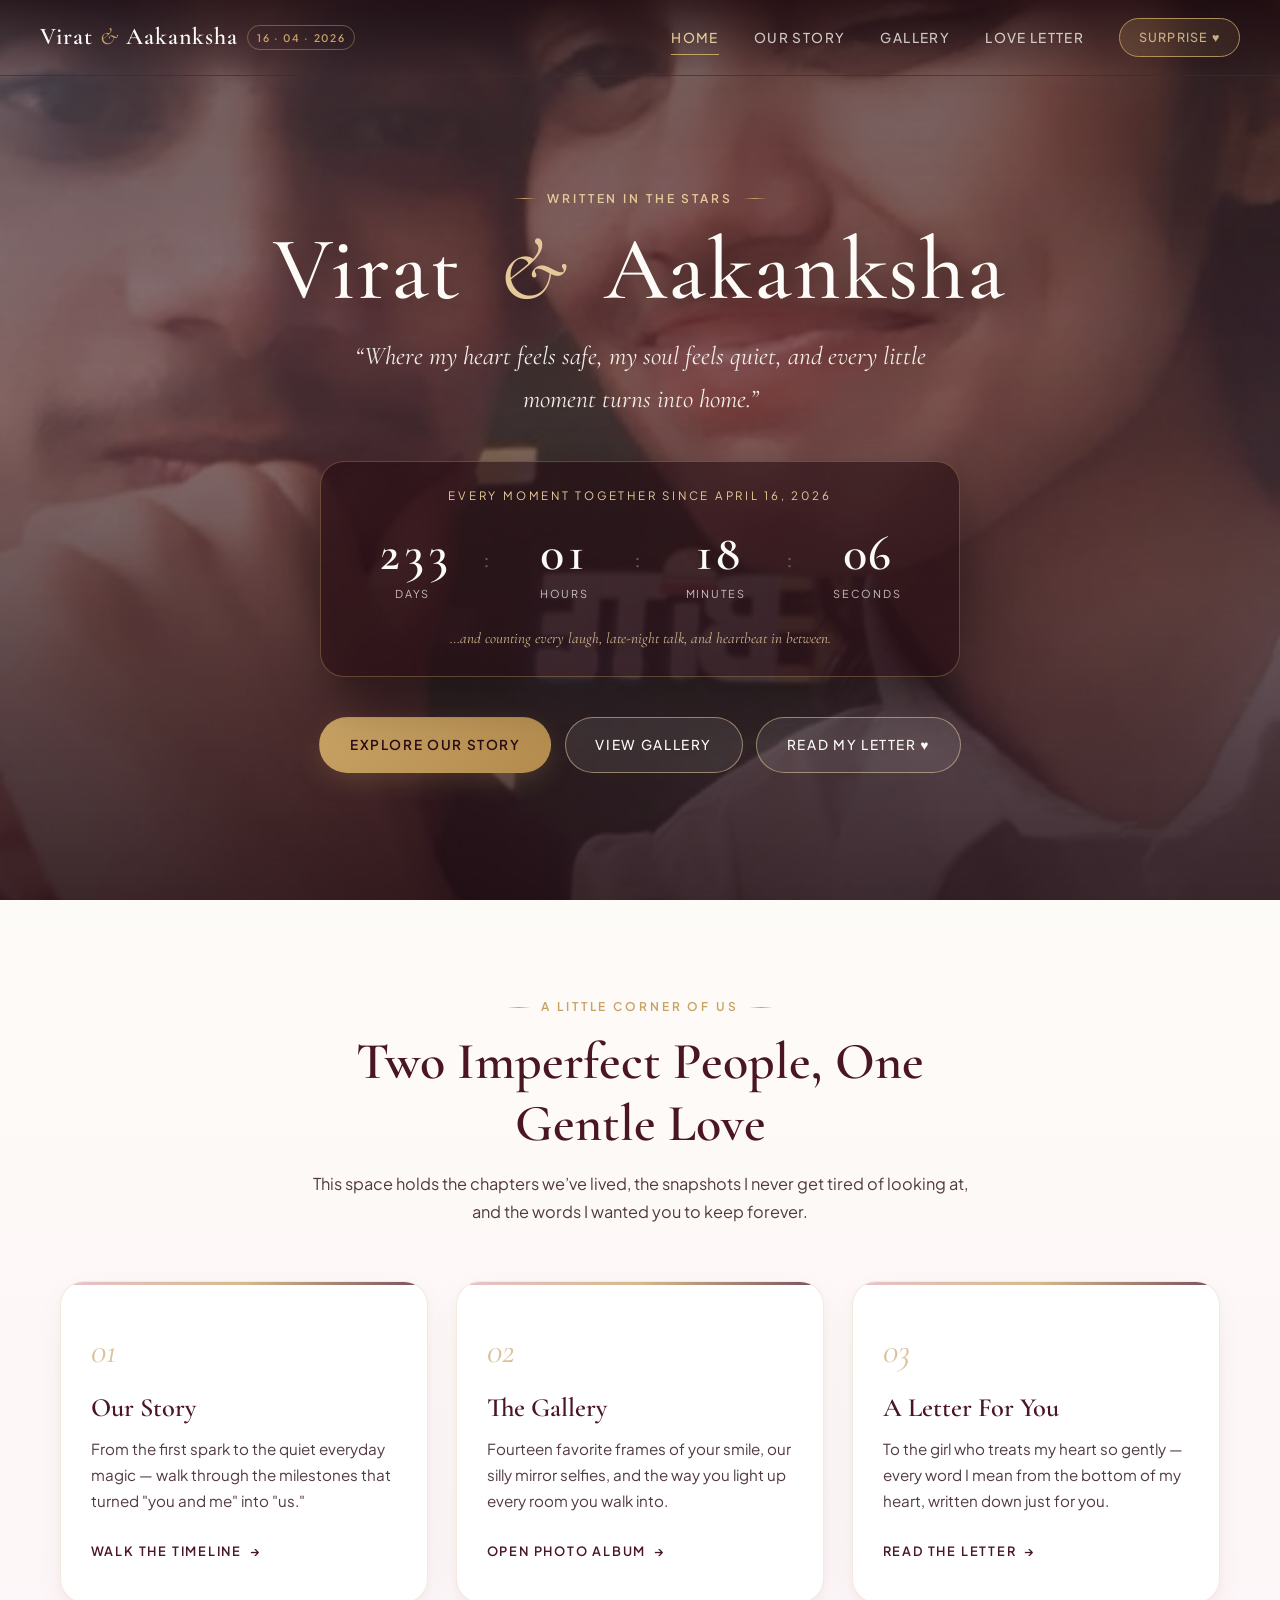
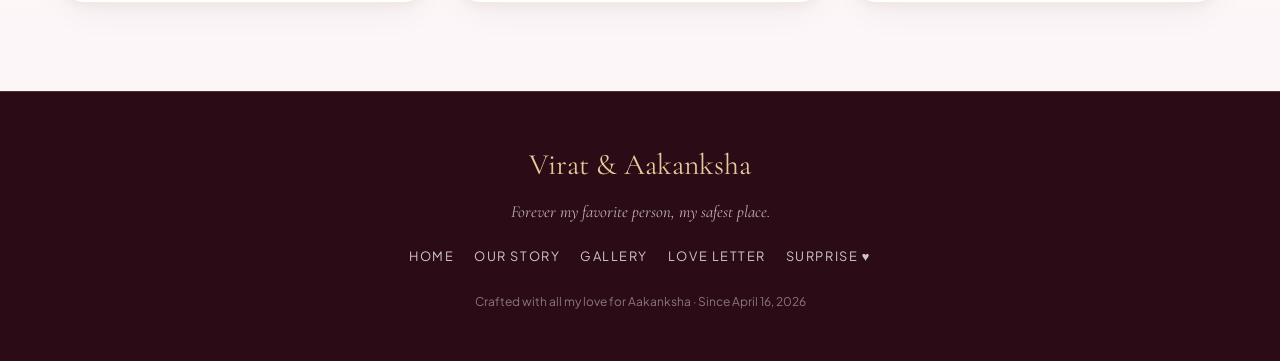
<file: index.html>
<!DOCTYPE html>
<html lang="en">
<head>
  <meta charset="UTF-8" />
  <meta name="viewport" content="width=device-width, initial-scale=1.0" />
  <title>Virat &amp; Aakanksha — Forever &amp; Always</title>
  <meta name="description" content="A love story written in quiet moments, shared laughter, and gentle hearts — Virat & Aakanksha." />

  <!-- Google Fonts -->
  <link rel="preconnect" href="https://fonts.googleapis.com" />
  <link rel="preconnect" href="https://fonts.gstatic.com" crossorigin />
  <link href="https://fonts.googleapis.com/css2?family=Cormorant+Garamond:ital,wght@0,400;0,500;0,600;0,700;1,400;1,600&family=Plus+Jakarta+Sans:wght@300;400;500;600&display=swap" rel="stylesheet" />

  <link rel="stylesheet" href="css/style.css" />
</head>
<body>
  <!-- Smooth Page Transition Curtain -->
  <div class="page-transition-overlay" aria-hidden="true">
    <span class="page-transition-monogram">V &amp; A</span>
  </div>

  <!-- Shared Header / Navbar -->
  <header class="site-header header-transparent">
    <div class="nav-container">
      <a href="index.html" class="brand-logo" aria-label="Virat and Aakanksha Home">
        <span>Virat <span class="amp">&amp;</span> Aakanksha</span>
        <span class="brand-date-pill">16 · 04 · 2026</span>
      </a>

      <button class="nav-toggle" aria-label="Toggle navigation menu" aria-expanded="false">
        <span class="nav-toggle-bar"></span>
        <span class="nav-toggle-bar"></span>
        <span class="nav-toggle-bar"></span>
      </button>

      <nav class="nav-menu" aria-label="Primary Navigation">
        <a href="index.html" class="nav-link active">Home</a>
        <a href="story.html" class="nav-link">Our Story</a>
        <a href="gallery.html" class="nav-link">Gallery</a>
        <a href="letter.html" class="nav-link">Love Letter</a>
        <a href="surprise.html" class="nav-link nav-link-surprise">Surprise ♥</a>
      </nav>
    </div>
  </header>

  <!-- Full-Screen Hero Section -->
  <main>
    <section class="hero-section">
      <div class="hero-bg" role="img" aria-label="Virat and Aakanksha couple portrait"></div>
      <div class="hero-overlay"></div>

      <div class="hero-content">
        <span class="eyebrow" style="color: var(--gold-light);">Written in the Stars</span>

        <h1 class="hero-names">
          Virat <span class="amp">&amp;</span> Aakanksha
        </h1>

        <p class="hero-tagline">
          “Where my heart feels safe, my soul feels quiet, and every little moment turns into home.”
        </p>

        <!-- Live Days Together Counter -->
        <div class="counter-wrapper" aria-live="polite">
          <span class="counter-label">Every Moment Together Since April 16, 2026</span>
          <div class="counter-grid">
            <div class="counter-item">
              <span class="counter-value" id="counter-days">0</span>
              <span class="counter-unit">Days</span>
            </div>
            <div class="counter-item">
              <span class="counter-value" id="counter-hours">00</span>
              <span class="counter-unit">Hours</span>
            </div>
            <div class="counter-item">
              <span class="counter-value" id="counter-minutes">00</span>
              <span class="counter-unit">Minutes</span>
            </div>
            <div class="counter-item">
              <span class="counter-value" id="counter-seconds">00</span>
              <span class="counter-unit">Seconds</span>
            </div>
          </div>
          <p class="counter-since">…and counting every laugh, late-night talk, and heartbeat in between.</p>
        </div>

        <!-- Hero CTA Buttons -->
        <div class="hero-actions">
          <a href="story.html" class="btn btn-gold">Explore Our Story</a>
          <a href="gallery.html" class="btn btn-outline-light">View Gallery</a>
          <a href="letter.html" class="btn btn-outline-light">Read My Letter ♥</a>
        </div>
      </div>
    </section>

    <!-- Romantic Teaser Section -->
    <section class="home-teaser">
      <div class="container">
        <div class="section-header reveal-on-scroll">
          <span class="eyebrow">A Little Corner of Us</span>
          <h2 class="section-title">Two Imperfect People, One Gentle Love</h2>
          <p class="section-subtitle">
            This space holds the chapters we’ve lived, the snapshots I never get tired of looking at, and the words I wanted you to keep forever.
          </p>
        </div>

        <div class="teaser-grid">
          <article class="teaser-card reveal-on-scroll">
            <div>
              <div class="teaser-number">01</div>
              <h3>Our Story</h3>
              <p>
                From the first spark to the quiet everyday magic — walk through the milestones that turned "you and me" into "us."
              </p>
            </div>
            <a href="story.html" class="teaser-link">
              Walk the Timeline <span>→</span>
            </a>
          </article>

          <article class="teaser-card reveal-on-scroll">
            <div>
              <div class="teaser-number">02</div>
              <h3>The Gallery</h3>
              <p>
                Fourteen favorite frames of your smile, our silly mirror selfies, and the way you light up every room you walk into.
              </p>
            </div>
            <a href="gallery.html" class="teaser-link">
              Open Photo Album <span>→</span>
            </a>
          </article>

          <article class="teaser-card reveal-on-scroll">
            <div>
              <div class="teaser-number">03</div>
              <h3>A Letter For You</h3>
              <p>
                To the girl who treats my heart so gently — every word I mean from the bottom of my heart, written down just for you.
              </p>
            </div>
            <a href="letter.html" class="teaser-link">
              Read the Letter <span>→</span>
            </a>
          </article>
        </div>
      </div>
    </section>
  </main>

  <!-- Shared Footer -->
  <footer class="site-footer">
    <div class="container">
      <div class="footer-monogram">Virat &amp; Aakanksha</div>
      <p class="footer-tagline">Forever my favorite person, my safest place.</p>
      <div class="footer-links">
        <a href="index.html">Home</a>
        <a href="story.html">Our Story</a>
        <a href="gallery.html">Gallery</a>
        <a href="letter.html">Love Letter</a>
        <a href="surprise.html">Surprise ♥</a>
      </div>
      <p class="footer-copy">Crafted with all my love for Aakanksha · Since April 16, 2026</p>
    </div>
  </footer>

  <script src="js/main.js"></script>
</body>
</html>
</file>
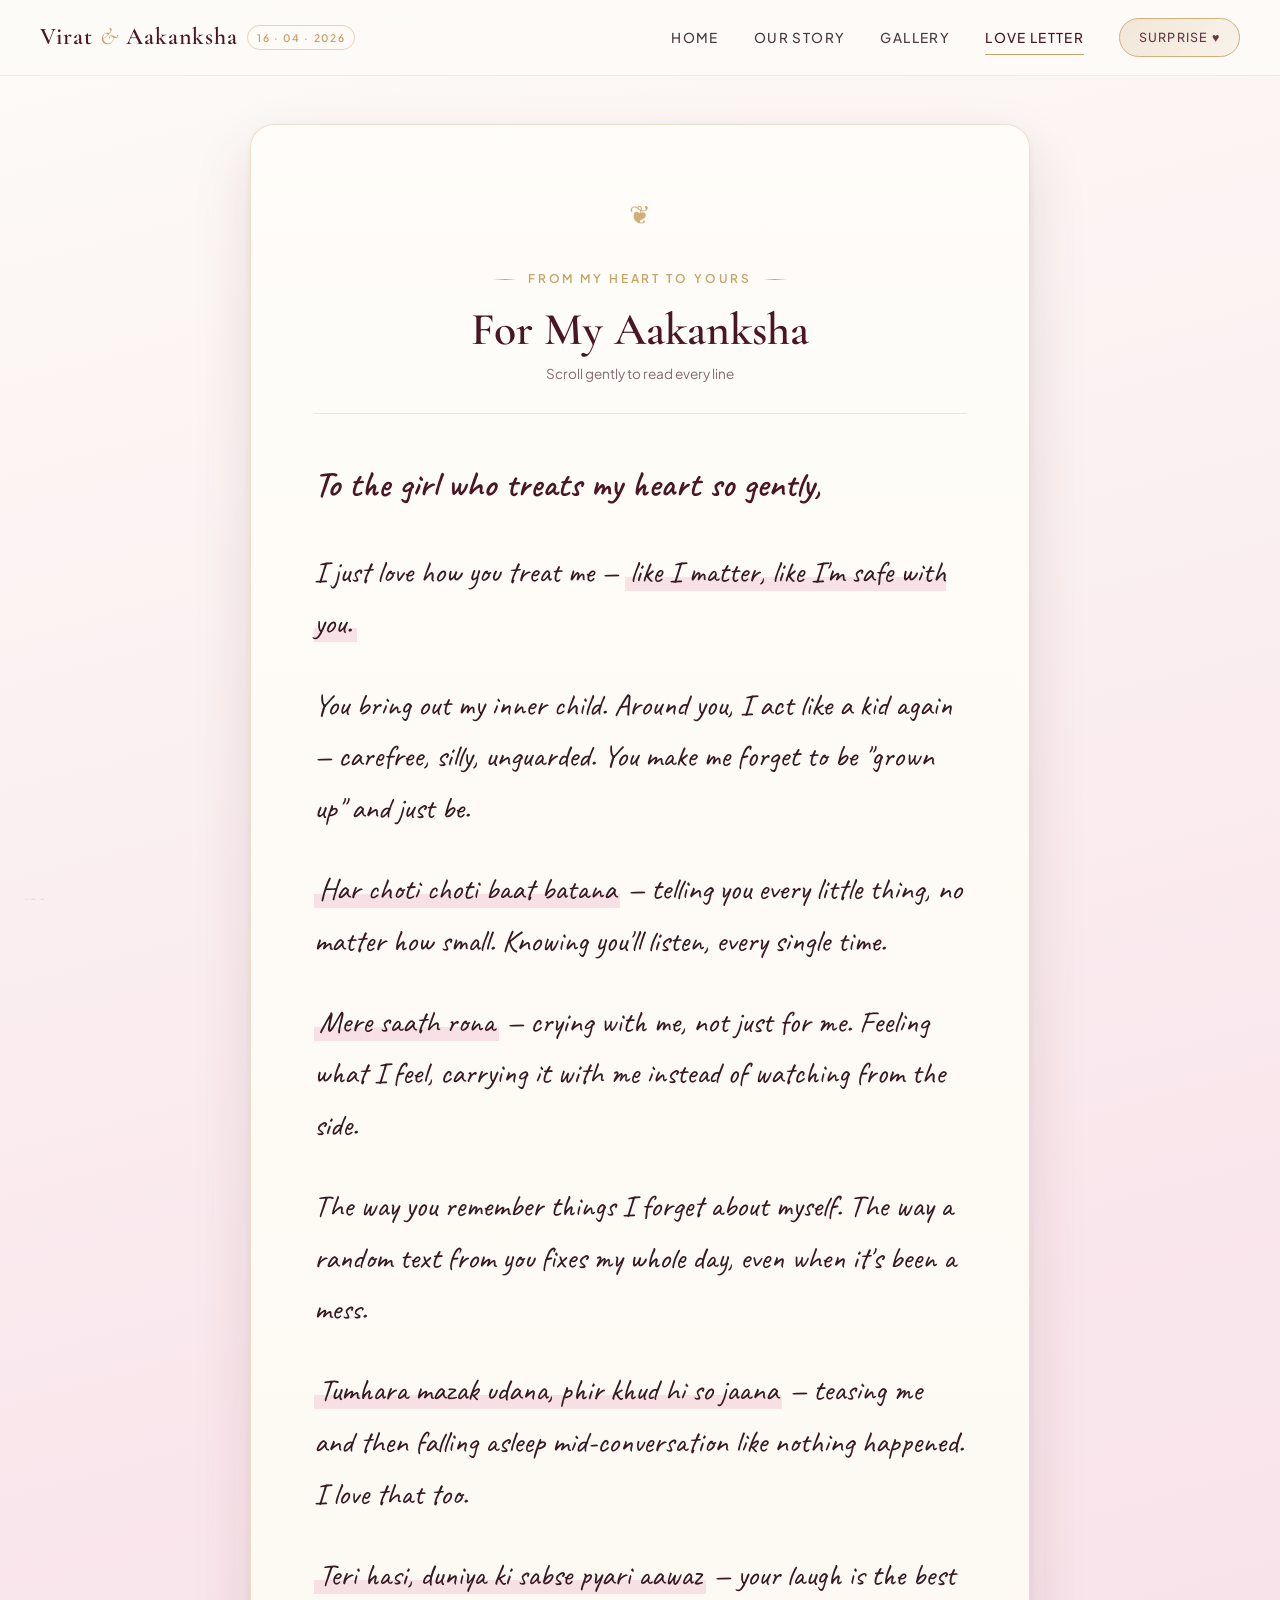
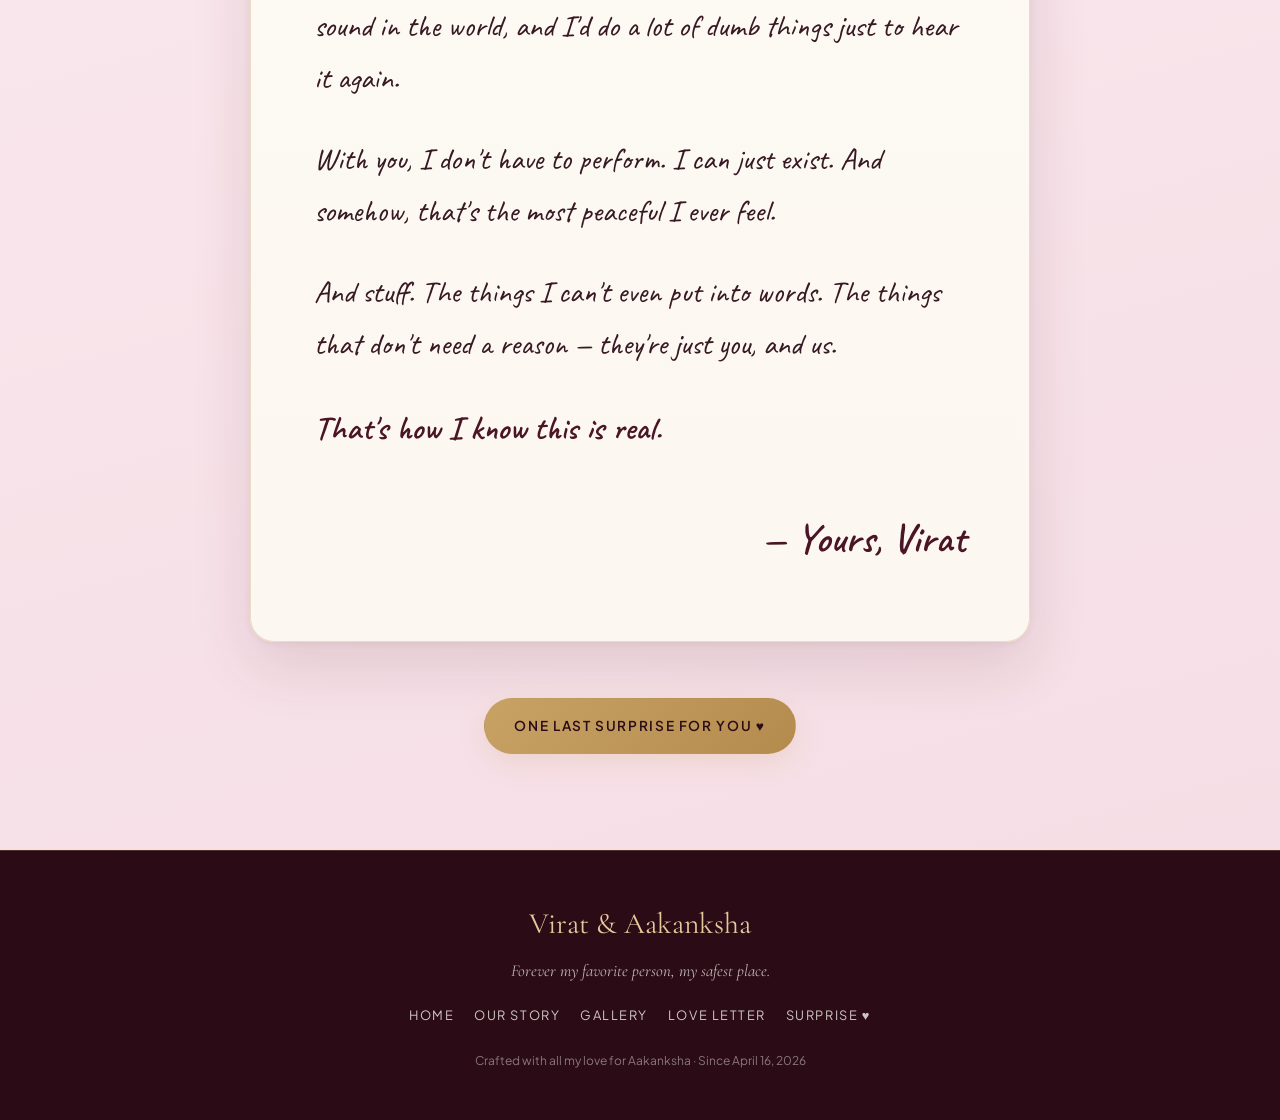
<file: letter.html>
<!DOCTYPE html>
<html lang="en">
<head>
  <meta charset="UTF-8" />
  <meta name="viewport" content="width=device-width, initial-scale=1.0" />
  <title>Love Letter — Virat &amp; Aakanksha</title>
  <meta name="description" content="A handwritten love letter from Virat to Aakanksha — To the girl who treats my heart so gently." />

  <!-- Google Fonts (Including Caveat handwritten font exclusively for the letter) -->
  <link rel="preconnect" href="https://fonts.googleapis.com" />
  <link rel="preconnect" href="https://fonts.gstatic.com" crossorigin />
  <link href="https://fonts.googleapis.com/css2?family=Caveat:wght@500;600;700&family=Cormorant+Garamond:ital,wght@0,400;0,500;0,600;0,700;1,400;1,600&family=Plus+Jakarta+Sans:wght@300;400;500;600&display=swap" rel="stylesheet" />

  <link rel="stylesheet" href="css/style.css" />
</head>
<body class="letter-page-body">
  <!-- Smooth Page Transition Curtain -->
  <div class="page-transition-overlay" aria-hidden="true">
    <span class="page-transition-monogram">V &amp; A</span>
  </div>

  <!-- Subtle Floating Hearts Background -->
  <div class="floating-hearts-bg" id="floating-hearts-bg" aria-hidden="true"></div>

  <!-- Shared Header / Navbar -->
  <header class="site-header">
    <div class="nav-container">
      <a href="index.html" class="brand-logo">
        <span>Virat <span class="amp">&amp;</span> Aakanksha</span>
        <span class="brand-date-pill">16 · 04 · 2026</span>
      </a>

      <button class="nav-toggle" aria-label="Toggle navigation menu" aria-expanded="false">
        <span class="nav-toggle-bar"></span>
        <span class="nav-toggle-bar"></span>
        <span class="nav-toggle-bar"></span>
      </button>

      <nav class="nav-menu" aria-label="Primary Navigation">
        <a href="index.html" class="nav-link">Home</a>
        <a href="story.html" class="nav-link">Our Story</a>
        <a href="gallery.html" class="nav-link">Gallery</a>
        <a href="letter.html" class="nav-link active">Love Letter</a>
        <a href="surprise.html" class="nav-link nav-link-surprise">Surprise ♥</a>
      </nav>
    </div>
  </header>

  <main>
    <section class="letter-section">
      <div class="container">
        <article class="letter-paper" aria-label="Love Letter to Aakanksha">
          <div class="letter-header-meta">
            <span class="eyebrow">From My Heart to Yours</span>
            <h1 class="serif-heading" style="font-size: clamp(2rem, 4.5vw, 2.85rem);">For My Aakanksha</h1>
            <p style="font-size: 0.85rem; color: var(--text-muted); margin-top: 0.35rem;">
              Scroll gently to read every line
            </p>
          </div>

          <div class="letter-content">
            <p class="letter-paragraph letter-salutation">
              To the girl who treats my heart so gently,
            </p>

            <p class="letter-paragraph">
              I just love how you treat me — <span class="letter-highlight">like I matter, like I'm safe with you.</span>
            </p>

            <p class="letter-paragraph">
              You bring out my inner child. Around you, I act like a kid again — carefree, silly, unguarded. You make me forget to be "grown up" and just be.
            </p>

            <p class="letter-paragraph">
              <span class="letter-highlight">Har choti choti baat batana</span> — telling you every little thing, no matter how small. Knowing you'll listen, every single time.
            </p>

            <p class="letter-paragraph">
              <span class="letter-highlight">Mere saath rona</span> — crying with me, not just for me. Feeling what I feel, carrying it with me instead of watching from the side.
            </p>

            <p class="letter-paragraph">
              The way you remember things I forget about myself. The way a random text from you fixes my whole day, even when it's been a mess.
            </p>

            <p class="letter-paragraph">
              <span class="letter-highlight">Tumhara mazak udana, phir khud hi so jaana</span> — teasing me and then falling asleep mid-conversation like nothing happened. I love that too.
            </p>

            <p class="letter-paragraph">
              <span class="letter-highlight">Teri hasi, duniya ki sabse pyari aawaz</span> — your laugh is the best sound in the world, and I'd do a lot of dumb things just to hear it again.
            </p>

            <p class="letter-paragraph">
              With you, I don't have to perform. I can just exist. And somehow, that's the most peaceful I ever feel.
            </p>

            <p class="letter-paragraph">
              And stuff. The things I can't even put into words. The things that don't need a reason — they're just you, and us.
            </p>

            <p class="letter-paragraph letter-closing-line">
              That's how I know this is real.
            </p>

            <div class="letter-signature">
              — Yours, Virat
            </div>
          </div>
        </article>

        <!-- Next Page CTA -->
        <div class="reveal-on-scroll" style="text-align: center; margin-top: 3.5rem;">
          <a href="surprise.html" class="btn btn-gold">One Last Surprise For You ♥</a>
        </div>
      </div>
    </section>
  </main>

  <!-- Shared Footer -->
  <footer class="site-footer">
    <div class="container">
      <div class="footer-monogram">Virat &amp; Aakanksha</div>
      <p class="footer-tagline">Forever my favorite person, my safest place.</p>
      <div class="footer-links">
        <a href="index.html">Home</a>
        <a href="story.html">Our Story</a>
        <a href="gallery.html">Gallery</a>
        <a href="letter.html">Love Letter</a>
        <a href="surprise.html">Surprise ♥</a>
      </div>
      <p class="footer-copy">Crafted with all my love for Aakanksha · Since April 16, 2026</p>
    </div>
  </footer>

  <script src="js/main.js"></script>
</body>
</html>
</file>
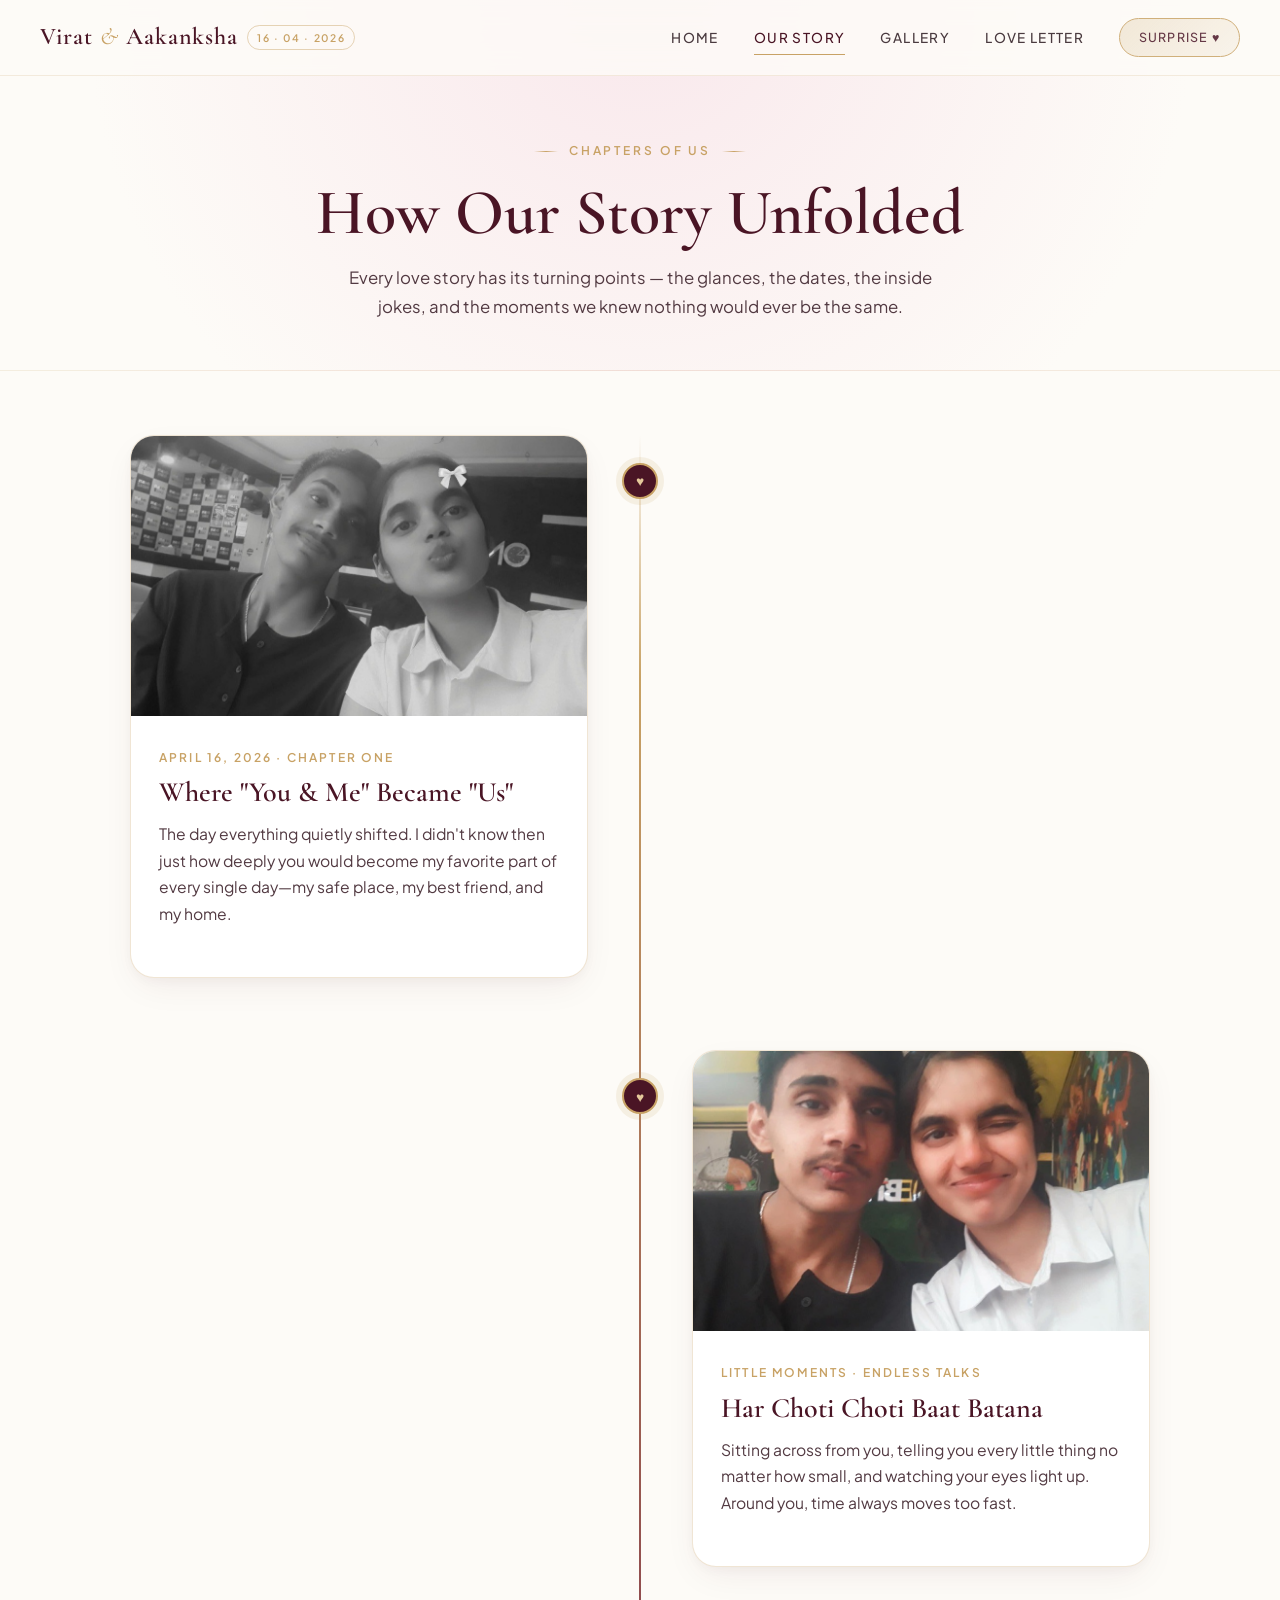
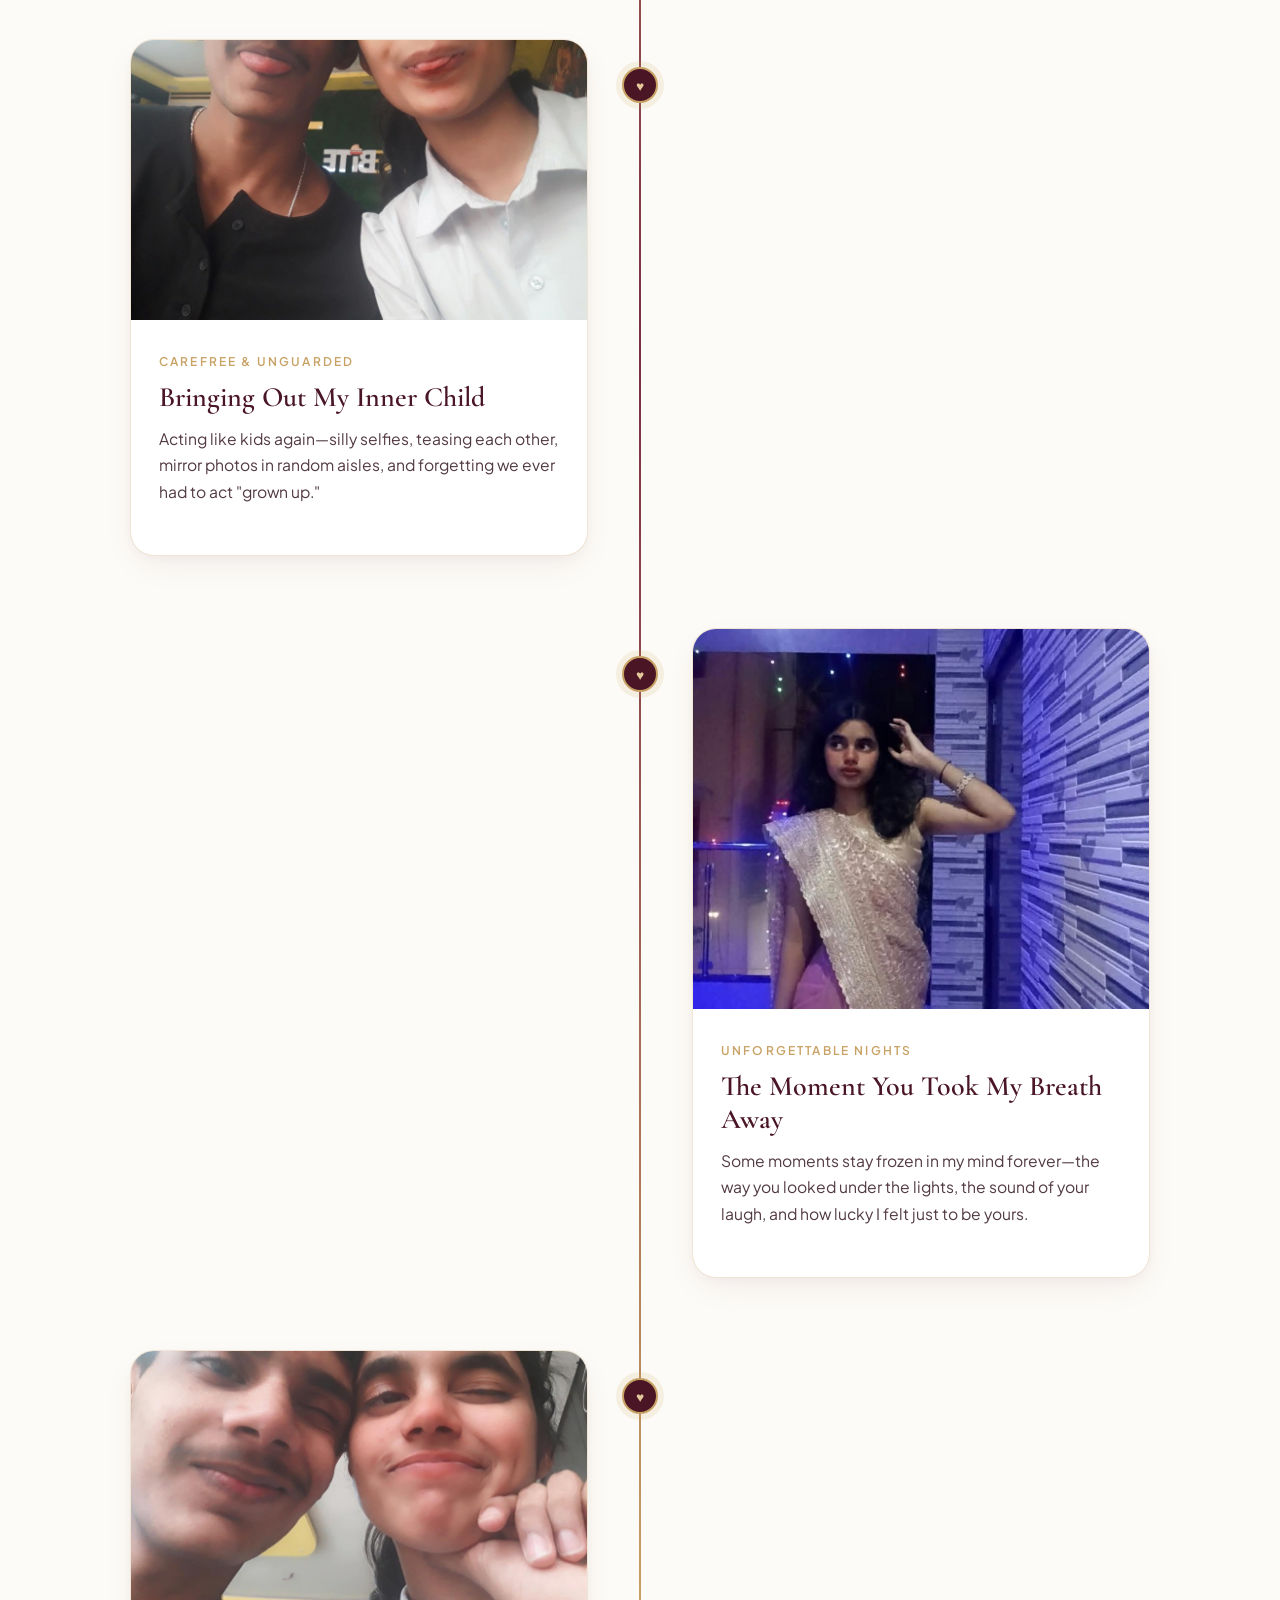
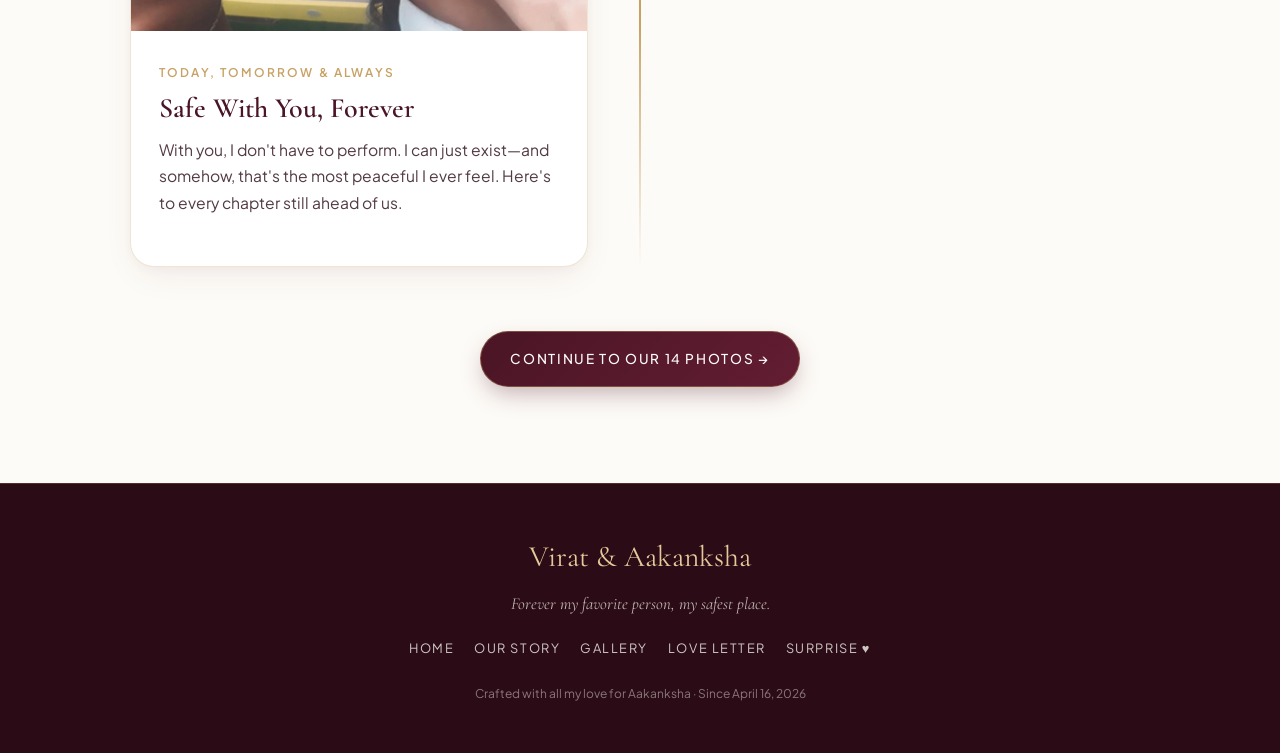
<file: story.html>
<!DOCTYPE html>
<html lang="en">
<head>
  <meta charset="UTF-8" />
  <meta name="viewport" content="width=device-width, initial-scale=1.0" />
  <title>Our Story — Virat &amp; Aakanksha</title>
  <meta name="description" content="The timeline of Virat and Aakanksha — every chapter, date, and unforgettable memory." />

  <!-- Google Fonts -->
  <link rel="preconnect" href="https://fonts.googleapis.com" />
  <link rel="preconnect" href="https://fonts.gstatic.com" crossorigin />
  <link href="https://fonts.googleapis.com/css2?family=Cormorant+Garamond:ital,wght@0,400;0,500;0,600;0,700;1,400;1,600&family=Plus+Jakarta+Sans:wght@300;400;500;600&display=swap" rel="stylesheet" />

  <link rel="stylesheet" href="css/style.css" />
</head>
<body>
  <!-- Smooth Page Transition Curtain -->
  <div class="page-transition-overlay" aria-hidden="true">
    <span class="page-transition-monogram">V &amp; A</span>
  </div>

  <!-- Shared Header / Navbar -->
  <header class="site-header">
    <div class="nav-container">
      <a href="index.html" class="brand-logo">
        <span>Virat <span class="amp">&amp;</span> Aakanksha</span>
        <span class="brand-date-pill">16 · 04 · 2026</span>
      </a>

      <button class="nav-toggle" aria-label="Toggle navigation menu" aria-expanded="false">
        <span class="nav-toggle-bar"></span>
        <span class="nav-toggle-bar"></span>
        <span class="nav-toggle-bar"></span>
      </button>

      <nav class="nav-menu" aria-label="Primary Navigation">
        <a href="index.html" class="nav-link">Home</a>
        <a href="story.html" class="nav-link active">Our Story</a>
        <a href="gallery.html" class="nav-link">Gallery</a>
        <a href="letter.html" class="nav-link">Love Letter</a>
        <a href="surprise.html" class="nav-link nav-link-surprise">Surprise ♥</a>
      </nav>
    </div>
  </header>

  <main>
    <!-- Page Hero Banner -->
    <section class="page-hero">
      <div class="container reveal-on-scroll">
        <span class="eyebrow">Chapters of Us</span>
        <h1 class="page-hero-title">How Our Story Unfolded</h1>
        <p class="page-hero-desc">
          Every love story has its turning points — the glances, the dates, the inside jokes, and the moments we knew nothing would ever be the same.
        </p>
      </div>
    </section>

    <!-- Scroll-Triggered Vertical Timeline -->
    <section class="timeline-section">
      <div class="timeline-wrapper">

        <!-- TIMELINE SLOT 1 -->
        <article class="timeline-item" id="timeline-slot-1">
          <div class="timeline-dot" aria-hidden="true">♥</div>
          <div class="timeline-card">
            <div class="timeline-media">
              <img src="images/photo-3.jpg" alt="Where it all began — Virat and Aakanksha" loading="lazy" />
            </div>
            <div class="timeline-body">
              <span class="timeline-date">April 16, 2026 · Chapter One</span>
              <h2 class="timeline-title">Where "You &amp; Me" Became "Us"</h2>
              <p class="timeline-caption">
                The day everything quietly shifted. I didn't know then just how deeply you would become my favorite part of every single day—my safe place, my best friend, and my home.
              </p>
            </div>
          </div>
        </article>

        <!-- TIMELINE SLOT 2 -->
        <article class="timeline-item" id="timeline-slot-2">
          <div class="timeline-dot" aria-hidden="true">♥</div>
          <div class="timeline-card">
            <div class="timeline-media">
              <img src="images/photo-7.jpg" alt="Our cafe dates and endless conversations" loading="lazy" />
            </div>
            <div class="timeline-body">
              <span class="timeline-date">Little Moments · Endless Talks</span>
              <h2 class="timeline-title">Har Choti Choti Baat Batana</h2>
              <p class="timeline-caption">
                Sitting across from you, telling you every little thing no matter how small, and watching your eyes light up. Around you, time always moves too fast.
              </p>
            </div>
          </div>
        </article>

        <!-- TIMELINE SLOT 3 -->
        <article class="timeline-item" id="timeline-slot-3">
          <div class="timeline-dot" aria-hidden="true">♥</div>
          <div class="timeline-card">
            <div class="timeline-media">
              <img src="images/photo-4.jpg" alt="Being carefree and silly together" loading="lazy" />
            </div>
            <div class="timeline-body">
              <span class="timeline-date">Carefree &amp; Unguarded</span>
              <h2 class="timeline-title">Bringing Out My Inner Child</h2>
              <p class="timeline-caption">
                Acting like kids again—silly selfies, teasing each other, mirror photos in random aisles, and forgetting we ever had to act "grown up."
              </p>
            </div>
          </div>
        </article>

        <!-- TIMELINE SLOT 4 -->
        <article class="timeline-item" id="timeline-slot-4">
          <div class="timeline-dot" aria-hidden="true">♥</div>
          <div class="timeline-card">
            <div class="timeline-media">
              <img src="images/photo-5.jpg" alt="Aakanksha looking breathtaking under the lights" loading="lazy" />
            </div>
            <div class="timeline-body">
              <span class="timeline-date">Unforgettable Nights</span>
              <h2 class="timeline-title">The Moment You Took My Breath Away</h2>
              <p class="timeline-caption">
                Some moments stay frozen in my mind forever—the way you looked under the lights, the sound of your laugh, and how lucky I felt just to be yours.
              </p>
            </div>
          </div>
        </article>

        <!-- TIMELINE SLOT 5 -->
        <article class="timeline-item" id="timeline-slot-5">
          <div class="timeline-dot" aria-hidden="true">♥</div>
          <div class="timeline-card">
            <div class="timeline-media">
              <img src="images/photo-10.jpg" alt="Virat holding Aakanksha gently" loading="lazy" />
            </div>
            <div class="timeline-body">
              <span class="timeline-date">Today, Tomorrow &amp; Always</span>
              <h2 class="timeline-title">Safe With You, Forever</h2>
              <p class="timeline-caption">
                With you, I don't have to perform. I can just exist—and somehow, that's the most peaceful I ever feel. Here's to every chapter still ahead of us.
              </p>
            </div>
          </div>
        </article>

      </div>

      <!-- Bottom Navigation CTA -->
      <div class="container reveal-on-scroll" style="text-align: center; margin-top: 4rem;">
        <a href="gallery.html" class="btn btn-primary">Continue to Our 14 Photos →</a>
      </div>
    </section>
  </main>

  <!-- Shared Footer -->
  <footer class="site-footer">
    <div class="container">
      <div class="footer-monogram">Virat &amp; Aakanksha</div>
      <p class="footer-tagline">Forever my favorite person, my safest place.</p>
      <div class="footer-links">
        <a href="index.html">Home</a>
        <a href="story.html">Our Story</a>
        <a href="gallery.html">Gallery</a>
        <a href="letter.html">Love Letter</a>
        <a href="surprise.html">Surprise ♥</a>
      </div>
      <p class="footer-copy">Crafted with all my love for Aakanksha · Since April 16, 2026</p>
    </div>
  </footer>

  <script src="js/main.js"></script>
</body>
</html>
</file>
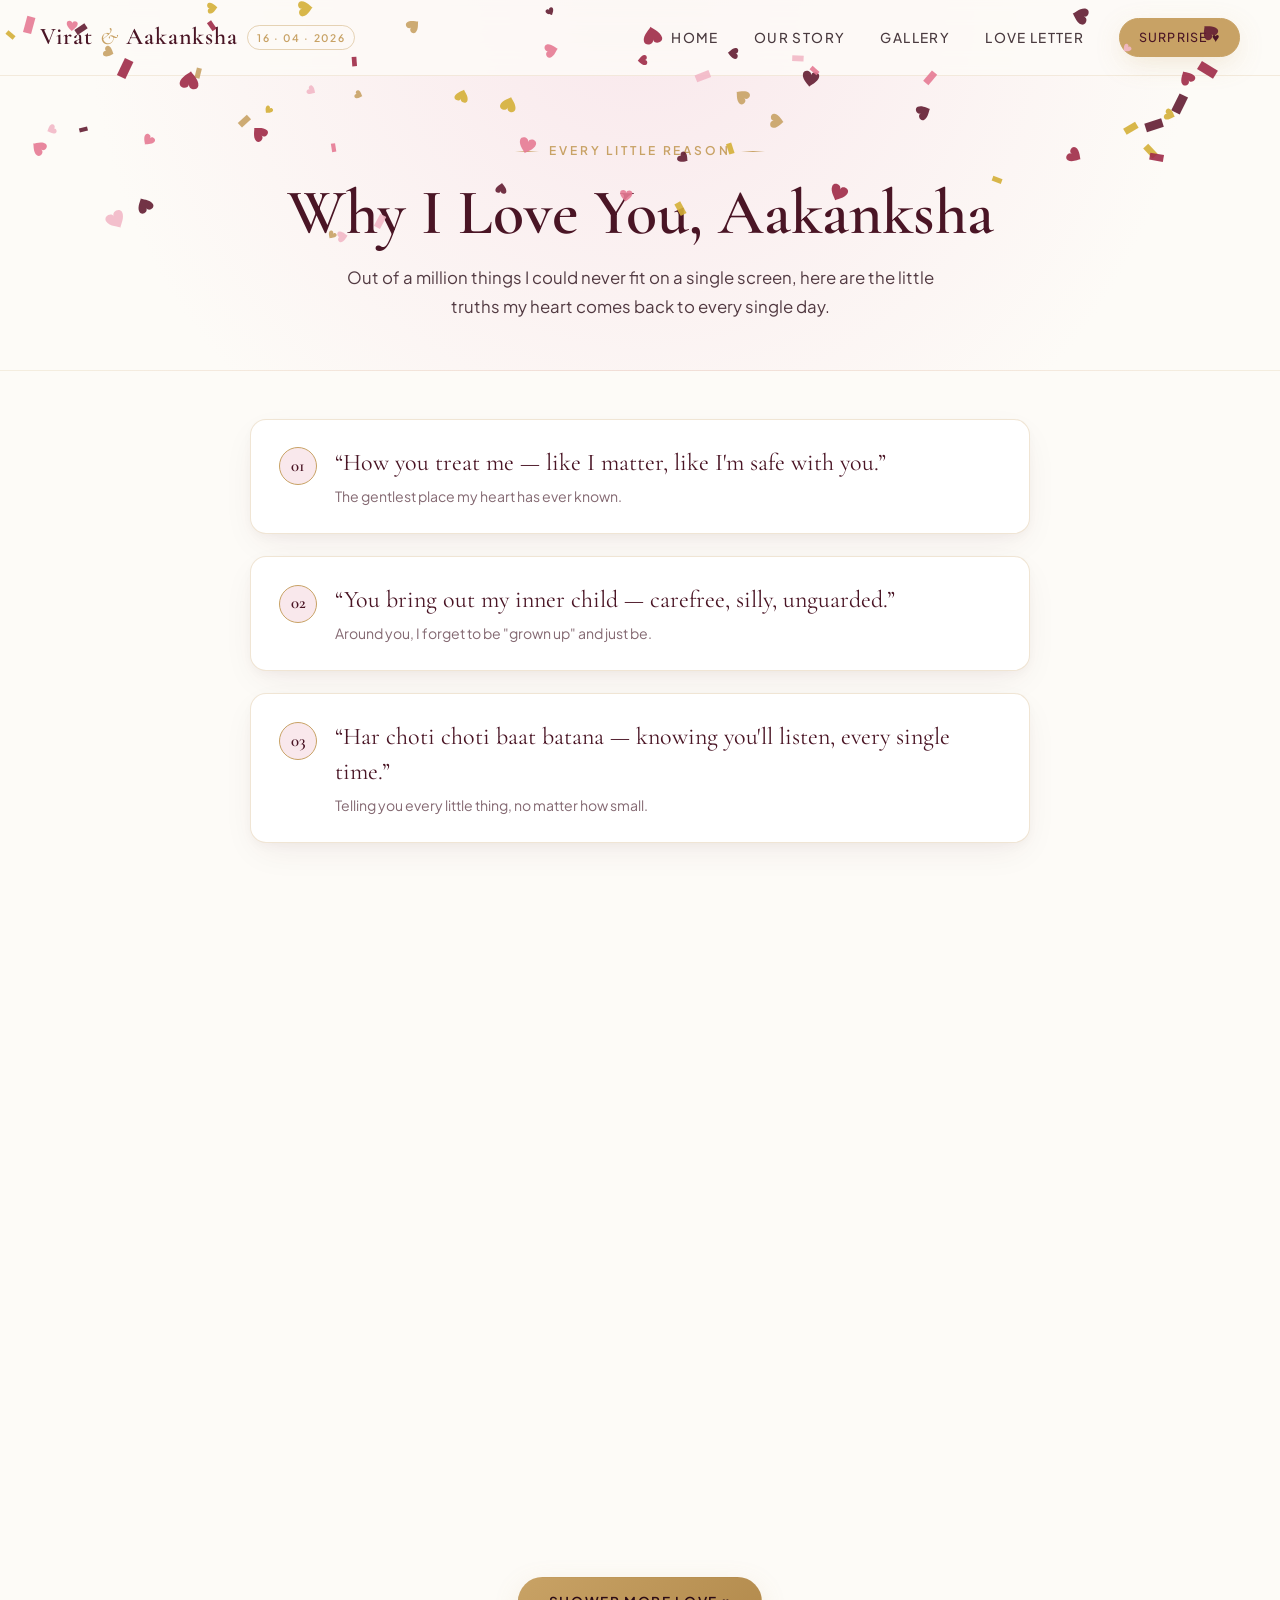
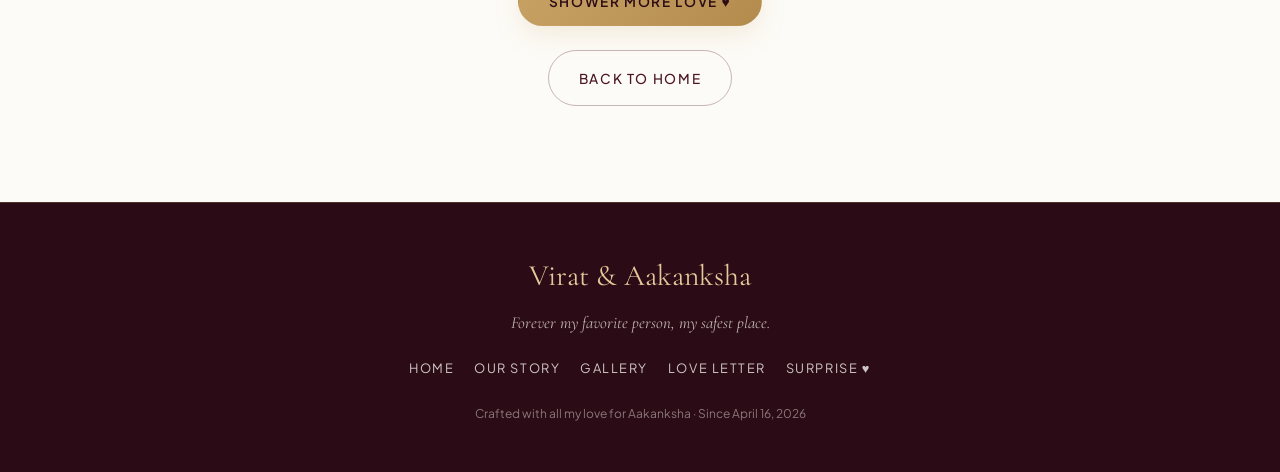
<file: surprise.html>
<!DOCTYPE html>
<html lang="en">
<head>
  <meta charset="UTF-8" />
  <meta name="viewport" content="width=device-width, initial-scale=1.0" />
  <title>Surprise — Why I Love You, Aakanksha</title>
  <meta name="description" content="Why I Love You — a closing surprise page from Virat to Aakanksha." />

  <!-- Google Fonts -->
  <link rel="preconnect" href="https://fonts.googleapis.com" />
  <link rel="preconnect" href="https://fonts.gstatic.com" crossorigin />
  <link href="https://fonts.googleapis.com/css2?family=Cormorant+Garamond:ital,wght@0,400;0,500;0,600;0,700;1,400;1,600&family=Plus+Jakarta+Sans:wght@300;400;500;600&display=swap" rel="stylesheet" />

  <link rel="stylesheet" href="css/style.css" />
</head>
<body>
  <!-- Smooth Page Transition Curtain -->
  <div class="page-transition-overlay" aria-hidden="true">
    <span class="page-transition-monogram">V &amp; A</span>
  </div>

  <!-- Animated Hearts & Confetti Canvas -->
  <canvas class="confetti-canvas" id="confetti-canvas" aria-hidden="true"></canvas>

  <!-- Shared Header / Navbar -->
  <header class="site-header">
    <div class="nav-container">
      <a href="index.html" class="brand-logo">
        <span>Virat <span class="amp">&amp;</span> Aakanksha</span>
        <span class="brand-date-pill">16 · 04 · 2026</span>
      </a>

      <button class="nav-toggle" aria-label="Toggle navigation menu" aria-expanded="false">
        <span class="nav-toggle-bar"></span>
        <span class="nav-toggle-bar"></span>
        <span class="nav-toggle-bar"></span>
      </button>

      <nav class="nav-menu" aria-label="Primary Navigation">
        <a href="index.html" class="nav-link">Home</a>
        <a href="story.html" class="nav-link">Our Story</a>
        <a href="gallery.html" class="nav-link">Gallery</a>
        <a href="letter.html" class="nav-link">Love Letter</a>
        <a href="surprise.html" class="nav-link nav-link-surprise active">Surprise ♥</a>
      </nav>
    </div>
  </header>

  <main>
    <!-- Page Hero Banner -->
    <section class="page-hero">
      <div class="container reveal-on-scroll">
        <span class="eyebrow">Every Little Reason</span>
        <h1 class="page-hero-title">Why I Love You, Aakanksha</h1>
        <p class="page-hero-desc">
          Out of a million things I could never fit on a single screen, here are the little truths my heart comes back to every single day.
        </p>
      </div>
    </section>

    <!-- Animated One-By-One "Why I Love You" Reveal List -->
    <section class="surprise-section">
      <div class="container">
        <div class="reasons-list" aria-label="Why I Love You List">

          <div class="reason-card">
            <div class="reason-number">01</div>
            <div class="reason-text">
              “How you treat me — like I matter, like I'm safe with you.”
              <span class="reason-sub">The gentlest place my heart has ever known.</span>
            </div>
          </div>

          <div class="reason-card">
            <div class="reason-number">02</div>
            <div class="reason-text">
              “You bring out my inner child — carefree, silly, unguarded.”
              <span class="reason-sub">Around you, I forget to be "grown up" and just be.</span>
            </div>
          </div>

          <div class="reason-card">
            <div class="reason-number">03</div>
            <div class="reason-text">
              “Har choti choti baat batana — knowing you'll listen, every single time.”
              <span class="reason-sub">Telling you every little thing, no matter how small.</span>
            </div>
          </div>

          <div class="reason-card">
            <div class="reason-number">04</div>
            <div class="reason-text">
              “Mere saath rona — crying with me, not just for me.”
              <span class="reason-sub">Feeling what I feel and carrying it with me instead of watching from the side.</span>
            </div>
          </div>

          <div class="reason-card">
            <div class="reason-number">05</div>
            <div class="reason-text">
              “The way you remember things I forget about myself.”
              <span class="reason-sub">And how one random text from you fixes my whole day, even when it's been a mess.</span>
            </div>
          </div>

          <div class="reason-card">
            <div class="reason-number">06</div>
            <div class="reason-text">
              “Tumhara mazak udana, phir khud hi so jaana.”
              <span class="reason-sub">Teasing me and then falling asleep mid-conversation like nothing happened.</span>
            </div>
          </div>

          <div class="reason-card">
            <div class="reason-number">07</div>
            <div class="reason-text">
              “Teri hasi, duniya ki sabse pyari aawaz.”
              <span class="reason-sub">Your laugh is the best sound in the world, and I'd do a lot of dumb things just to hear it again.</span>
            </div>
          </div>

          <div class="reason-card">
            <div class="reason-number">08</div>
            <div class="reason-text">
              “With you, I don't have to perform. I can just exist.”
              <span class="reason-sub">And somehow, that's the most peaceful I ever feel. That's how I know this is real.</span>
            </div>
          </div>

        </div>

        <!-- Celebrate / Shower Hearts Button -->
        <div class="surprise-Controls">
          <button type="button" class="btn btn-gold" id="trigger-hearts-btn">
            Shower More Love ♥
          </button>
          <div style="margin-top: 1.5rem;">
            <a href="index.html" class="btn btn-outline-maroon">Back to Home</a>
          </div>
        </div>
      </div>
    </section>
  </main>

  <!-- Shared Footer -->
  <footer class="site-footer">
    <div class="container">
      <div class="footer-monogram">Virat &amp; Aakanksha</div>
      <p class="footer-tagline">Forever my favorite person, my safest place.</p>
      <div class="footer-links">
        <a href="index.html">Home</a>
        <a href="story.html">Our Story</a>
        <a href="gallery.html">Gallery</a>
        <a href="letter.html">Love Letter</a>
        <a href="surprise.html">Surprise ♥</a>
      </div>
      <p class="footer-copy">Crafted with all my love for Aakanksha · Since April 16, 2026</p>
    </div>
  </footer>

  <script src="js/main.js"></script>
</body>
</html>
</file>
<file: css/style.css>
/* ==========================================================================
   VIRAT & AAKANKSHA — Bespoke Romantic Keepsake Stylesheet
   Palette: Deep Maroon (#4A1525), Warm Cream (#FDFBF7), Blush Pink (#F9E8EC), Soft Gold (#C8A265)
   Typography: Cormorant Garamond (Headings), Plus Jakarta Sans (Body), Caveat (Love Letter)
   ========================================================================== */

:root {
  --maroon-deep: #2b0b15;
  --maroon-primary: #4a1525;
  --maroon-Rich: #631d32;
  --maroon-soft: #7c2d45;
  --gold-primary: #c8a265;
  --gold-light: #e5c99b;
  --gold-glow: rgba(200, 162, 101, 0.28);
  --blush-light: #fdf6f8;
  --blush-soft: #f9e8ec;
  --blush-medium: #f1d0d8;
  --blush-deep: #e2aebc;
  --cream-bg: #fdfbf7;
  --cream-warm: #f7efe6;
  --cream-card: #ffffff;
  --text-dark: #2a181e;
  --text-body: #523a42;
  --text-muted: #846972;
  --text-light: #fdfbf7;

  --font-serif: 'Cormorant Garamond', Georgia, serif;
  --font-sans: 'Plus Jakarta Sans', -apple-system, BlinkMacSystemFont, sans-serif;
  --font-hand: 'Caveat', cursive;

  --shadow-soft: 0 12px 36px -8px rgba(74, 21, 37, 0.08), 0 4px 12px -2px rgba(74, 21, 37, 0.04);
  --shadow-elevated: 0 24px 48px -12px rgba(43, 11, 21, 0.16), 0 8px 20px -4px rgba(43, 11, 21, 0.08);
  --shadow-gold: 0 8px 28px -4px rgba(200, 162, 101, 0.25);

  --radius-sm: 8px;
  --radius-md: 16px;
  --radius-lg: 24px;
  --radius-pill: 9999px;

  --transition-smooth: all 0.45s cubic-bezier(0.22, 1, 0.36, 1);
  --nav-height: 76px;
}

/* ==========================================================================
   1. RESET & BASE STYLES (Mobile-First)
   ========================================================================== */
*, *::before, *::after {
  box-sizing: border-box;
  margin: 0;
  padding: 0;
}

html {
  scroll-behavior: smooth;
  font-size: 16px;
  -webkit-text-size-adjust: 100%;
}

body {
  font-family: var(--font-sans);
  color: var(--text-body);
  background-color: var(--cream-bg);
  line-height: 1.7;
  overflow-x: hidden;
  min-height: 100vh;
  display: flex;
  flex-direction: column;
  -webkit-font-smoothing: antialiased;
}

/* Page Transition Overlay */
.page-transition-overlay {
  position: fixed;
  inset: 0;
  background: radial-gradient(circle at center, var(--maroon-primary), var(--maroon-deep));
  z-index: 9999;
  opacity: 1;
  pointer-events: none;
  transition: opacity 0.55s cubic-bezier(0.22, 1, 0.36, 1);
  display: flex;
  align-items: center;
  justify-content: center;
}

.page-transition-overlay.is-hidden {
  opacity: 0;
}

.page-transition-monogram {
  font-family: var(--font-serif);
  font-size: 2rem;
  color: var(--gold-light);
  letter-spacing: 0.2em;
  font-style: italic;
  opacity: 0.9;
  transform: scale(0.96);
  transition: transform 0.55s ease, opacity 0.4s ease;
}

.page-transition-overlay.is-hidden .page-transition-monogram {
  transform: scale(1.06);
  opacity: 0;
}

img {
  max-width: 100%;
  height: auto;
  display: block;
}

a {
  color: inherit;
  text-decoration: none;
  transition: var(--transition-smooth);
}

ul {
  list-style: none;
}

/* Typography Utilities */
h1, h2, h3, h4, .serif-heading {
  font-family: var(--font-serif);
  color: var(--maroon-primary);
  font-weight: 600;
  line-height: 1.18;
}

.eyebrow {
  display: inline-flex;
  align-items: center;
  gap: 0.65rem;
  font-family: var(--font-sans);
  font-size: 0.75rem;
  font-weight: 600;
  text-transform: uppercase;
  letter-spacing: 0.24em;
  color: var(--gold-primary);
  margin-bottom: 0.85rem;
}

.eyebrow::before,
.eyebrow::after {
  content: "";
  width: 24px;
  height: 1px;
  background: linear-gradient(90deg, transparent, var(--gold-primary), transparent);
}

/* ==========================================================================
   2. SHARED NAVBAR / HEADER
   ========================================================================== */
.site-header {
  position: fixed;
  top: 0;
  left: 0;
  width: 100%;
  height: var(--nav-height);
  z-index: 1000;
  transition: background-color 0.4s ease, backdrop-filter 0.4s ease, box-shadow 0.4s ease, height 0.35s ease;
  background: rgba(253, 251, 247, 0.84);
  backdrop-filter: blur(14px);
  -webkit-backdrop-filter: blur(14px);
  border-bottom: 1px solid rgba(200, 162, 101, 0.18);
}

.site-header.header-transparent {
  background: linear-gradient(to bottom, rgba(25, 6, 12, 0.65), rgba(25, 6, 12, 0));
  backdrop-filter: none;
  -webkit-backdrop-filter: none;
  border-bottom: 1px solid rgba(255, 255, 255, 0.1);
}

.site-header.header-transparent.is-scrolled {
  background: rgba(43, 11, 21, 0.92);
  backdrop-filter: blur(14px);
  -webkit-backdrop-filter: blur(14px);
  border-bottom: 1px solid rgba(200, 162, 101, 0.25);
  box-shadow: 0 10px 30px rgba(0, 0, 0, 0.25);
}

.site-header.is-scrolled:not(.header-transparent) {
  background: rgba(253, 251, 247, 0.96);
  box-shadow: var(--shadow-soft);
  height: 68px;
}

.nav-container {
  max-width: 1240px;
  height: 100%;
  margin: 0 auto;
  padding: 0 1.25rem;
  display: flex;
  align-items: center;
  justify-content: space-between;
}

.brand-logo {
  display: flex;
  align-items: center;
  gap: 0.55rem;
  font-family: var(--font-serif);
  font-size: 1.5rem;
  font-weight: 600;
  letter-spacing: 0.04em;
  color: var(--maroon-primary);
  z-index: 1002;
}

.header-transparent .brand-logo {
  color: var(--text-light);
}

.brand-logo .amp {
  font-style: italic;
  color: var(--gold-primary);
  font-weight: 400;
}

.brand-date-pill {
  font-family: var(--font-sans);
  font-size: 0.65rem;
  letter-spacing: 0.16em;
  text-transform: uppercase;
  padding: 0.18rem 0.55rem;
  border-radius: var(--radius-pill);
  border: 1px solid rgba(200, 162, 101, 0.45);
  color: var(--gold-primary);
  display: none;
}

@media (min-width: 480px) {
  .brand-date-pill {
    display: inline-block;
  }
}

/* Mobile Hamburger Button */
.nav-toggle {
  display: flex;
  flex-direction: column;
  justify-content: center;
  align-items: center;
  width: 44px;
  height: 44px;
  background: transparent;
  border: 1px solid rgba(200, 162, 101, 0.35);
  border-radius: 50%;
  cursor: pointer;
  z-index: 1002;
  padding: 0;
  transition: var(--transition-smooth);
}

.nav-toggle:hover {
  border-color: var(--gold-primary);
  background: rgba(200, 162, 101, 0.1);
}

.nav-toggle-bar {
  width: 18px;
  height: 1.5px;
  background-color: var(--maroon-primary);
  margin: 2.5px 0;
  transition: transform 0.35s ease, opacity 0.25s ease, background-color 0.35s ease;
}

.header-transparent .nav-toggle-bar {
  background-color: var(--text-light);
}

.nav-toggle.is-active .nav-toggle-bar {
  background-color: var(--text-light);
}

.nav-toggle.is-active .nav-toggle-bar:nth-child(1) {
  transform: translateY(6.5px) rotate(45deg);
}
.nav-toggle.is-active .nav-toggle-bar:nth-child(2) {
  opacity: 0;
}
.nav-toggle.is-active .nav-toggle-bar:nth-child(3) {
  transform: translateY(-6.5px) rotate(-45deg);
}

/* Mobile Navigation Drawer */
.nav-menu {
  position: fixed;
  inset: 0;
  background: linear-gradient(160deg, var(--maroon-deep) 0%, var(--maroon-primary) 100%);
  display: flex;
  flex-direction: column;
  align-items: center;
  justify-content: center;
  gap: 1.75rem;
  opacity: 0;
  visibility: hidden;
  pointer-events: none;
  transition: opacity 0.4s ease, visibility 0.4s ease;
  z-index: 1001;
  padding: 2rem;
}

.nav-menu.is-open {
  opacity: 1;
  visibility: visible;
  pointer-events: auto;
}

.nav-link {
  font-family: var(--font-serif);
  font-size: 1.85rem;
  color: var(--text-light);
  letter-spacing: 0.04em;
  position: relative;
  padding: 0.25rem 0.5rem;
  opacity: 0.85;
  transition: var(--transition-smooth);
}

.nav-link::after {
  content: "";
  position: absolute;
  bottom: 0;
  left: 50%;
  width: 0;
  height: 1.5px;
  background: var(--gold-primary);
  transition: width 0.35s ease, left 0.35s ease;
}

.nav-link:hover,
.nav-link.active {
  opacity: 1;
  color: var(--gold-light);
}

.nav-link:hover::after,
.nav-link.active::after {
  width: 100%;
  left: 0;
}

.nav-link-surprise {
  font-family: var(--font-sans);
  font-size: 0.9rem;
  font-weight: 500;
  letter-spacing: 0.12em;
  text-transform: uppercase;
  padding: 0.65rem 1.4rem;
  border-radius: var(--radius-pill);
  background: linear-gradient(135deg, rgba(200, 162, 101, 0.25), rgba(200, 162, 101, 0.1));
  border: 1px solid var(--gold-primary);
  color: var(--gold-light);
}

.nav-link-surprise::after {
  display: none;
}

.nav-link-surprise:hover,
.nav-link-surprise.active {
  background: var(--gold-primary);
  color: var(--maroon-deep);
  box-shadow: var(--shadow-gold);
}

/* Desktop Navigation */
@media (min-width: 860px) {
  .nav-toggle {
    display: none;
  }

  .nav-menu {
    position: static;
    background: transparent;
    flex-direction: row;
    opacity: 1;
    visibility: visible;
    pointer-events: auto;
    padding: 0;
    gap: 2.2rem;
  }

  .nav-link {
    font-family: var(--font-sans);
    font-size: 0.85rem;
    font-weight: 500;
    letter-spacing: 0.1em;
    text-transform: uppercase;
    color: var(--text-dark);
    padding: 0.4rem 0;
  }

  .header-transparent .nav-link {
    color: rgba(253, 251, 247, 0.9);
  }

  .nav-link:hover,
  .nav-link.active {
    color: var(--maroon-primary);
  }

  .header-transparent .nav-link:hover,
  .header-transparent .nav-link.active {
    color: var(--gold-light);
  }

  .nav-link-surprise {
    font-size: 0.78rem;
    padding: 0.5rem 1.15rem;
    color: var(--maroon-primary);
    border-color: var(--gold-primary);
  }

  .header-transparent .nav-link-surprise {
    color: var(--gold-light);
  }
}

/* ==========================================================================
   3. BUTTONS & COMMON COMPONENTS
   ========================================================================== */
.btn {
  display: inline-flex;
  align-items: center;
  justify-content: center;
  gap: 0.6rem;
  font-family: var(--font-sans);
  font-size: 0.85rem;
  font-weight: 500;
  letter-spacing: 0.12em;
  text-transform: uppercase;
  padding: 0.95rem 1.85rem;
  border-radius: var(--radius-pill);
  cursor: pointer;
  transition: var(--transition-smooth);
  border: 1px solid transparent;
  text-align: center;
}

.btn-primary {
  background: linear-gradient(135deg, var(--maroon-primary), var(--maroon-Rich));
  color: var(--text-light);
  border-color: rgba(200, 162, 101, 0.4);
  box-shadow: 0 10px 25px -5px rgba(74, 21, 37, 0.35);
}

.btn-primary:hover {
  transform: translateY(-3px);
  box-shadow: 0 16px 32px -6px rgba(74, 21, 37, 0.5);
  border-color: var(--gold-primary);
}

.btn-gold {
  background: linear-gradient(135deg, var(--gold-primary), #b38b4d);
  color: var(--maroon-deep);
  font-weight: 600;
  box-shadow: var(--shadow-gold);
}

.btn-gold:hover {
  transform: translateY(-3px);
  filter: brightness(1.06);
  box-shadow: 0 12px 32px -4px rgba(200, 162, 101, 0.45);
}

.btn-outline-light {
  background: rgba(255, 255, 255, 0.08);
  backdrop-filter: blur(8px);
  color: var(--text-light);
  border-color: rgba(229, 201, 155, 0.55);
}

.btn-outline-light:hover {
  background: rgba(229, 201, 155, 0.2);
  border-color: var(--gold-light);
  transform: translateY(-3px);
}

.btn-outline-maroon {
  background: transparent;
  color: var(--maroon-primary);
  border-color: rgba(74, 21, 37, 0.3);
}

.btn-outline-maroon:hover {
  background: var(--maroon-primary);
  color: var(--text-light);
  transform: translateY(-3px);
}

/* Slot / Placeholder Pill Indicator */
.slot-badge {
  display: inline-flex;
  align-items: center;
  gap: 0.4rem;
  font-family: var(--font-sans);
  font-size: 0.7rem;
  font-weight: 600;
  letter-spacing: 0.1em;
  text-transform: uppercase;
  padding: 0.32rem 0.75rem;
  border-radius: var(--radius-pill);
  background: rgba(43, 11, 21, 0.78);
  color: var(--gold-light);
  border: 1px solid rgba(200, 162, 101, 0.5);
  backdrop-filter: blur(6px);
}

/* ==========================================================================
   4. PAGE 1: HOME (index.html)
   ========================================================================== */
.hero-section {
  position: relative;
  min-height: 100vh;
  width: 100%;
  display: flex;
  align-items: center;
  justify-content: center;
  padding: calc(var(--nav-height) + 2.5rem) 1.25rem 4rem;
  overflow: hidden;
  color: var(--text-light);
  text-align: center;
}

.hero-bg {
  position: absolute;
  inset: 0;
  background-image: url('../images/photo-6.jpg');
  background-size: cover;
  background-position: center 28%;
  transform: scale(1.06);
  animation: heroZoom 18s ease-out forwards;
  z-index: 1;
}

@keyframes heroZoom {
  from { transform: scale(1.08); }
  to { transform: scale(1.0); }
}

.hero-overlay {
  position: absolute;
  inset: 0;
  background: linear-gradient(
    180deg,
    rgba(28, 7, 14, 0.62) 0%,
    rgba(43, 11, 21, 0.56) 45%,
    rgba(28, 7, 14, 0.86) 100%
  );
  z-index: 2;
}

.hero-content {
  position: relative;
  z-index: 3;
  max-width: 820px;
  width: 100%;
  margin: 0 auto;
  opacity: 0;
  transform: translateY(24px);
  animation: heroFadeIn 1.3s cubic-bezier(0.22, 1, 0.36, 1) 0.25s forwards;
}

@keyframes heroFadeIn {
  to {
    opacity: 1;
    transform: translateY(0);
  }
}

.hero-names {
  font-family: var(--font-serif);
  font-size: clamp(2.8rem, 8vw, 5.6rem);
  font-weight: 500;
  color: var(--text-light);
  letter-spacing: 0.02em;
  line-height: 1.06;
  margin-bottom: 1rem;
  text-shadow: 0 8px 30px rgba(0, 0, 0, 0.45);
}

.hero-names .amp {
  font-style: italic;
  color: var(--gold-light);
  font-weight: 400;
  padding: 0 0.15em;
}

.hero-tagline {
  font-family: var(--font-serif);
  font-style: italic;
  font-size: clamp(1.15rem, 2.8vw, 1.6rem);
  color: rgba(253, 251, 247, 0.92);
  max-width: 580px;
  margin: 0 auto 2.5rem;
  font-weight: 400;
}

/* Live Counter Card */
.counter-wrapper {
  background: rgba(34, 9, 17, 0.58);
  backdrop-filter: blur(16px);
  -webkit-backdrop-filter: blur(16px);
  border: 1px solid rgba(200, 162, 101, 0.35);
  border-radius: var(--radius-lg);
  padding: 1.5rem 1.25rem;
  max-width: 640px;
  margin: 0 auto 2.5rem;
  box-shadow: 0 20px 50px rgba(0, 0, 0, 0.35);
}

.counter-label {
  font-size: 0.72rem;
  text-transform: uppercase;
  letter-spacing: 0.24em;
  color: var(--gold-light);
  margin-bottom: 1rem;
  display: block;
}

.counter-grid {
  display: grid;
  grid-template-columns: repeat(4, 1fr);
  gap: 0.5rem;
}

.counter-item {
  display: flex;
  flex-direction: column;
  align-items: center;
  padding: 0.5rem 0.25rem;
  position: relative;
}

.counter-item:not(:last-child)::after {
  content: ":";
  position: absolute;
  right: -4px;
  top: 18%;
  font-family: var(--font-serif);
  font-size: 1.6rem;
  color: rgba(200, 162, 101, 0.5);
}

.counter-value {
  font-family: var(--font-serif);
  font-size: clamp(2rem, 5vw, 3.1rem);
  font-weight: 600;
  color: var(--text-light);
  line-height: 1;
  margin-bottom: 0.35rem;
  font-variant-numeric: tabular-nums;
}

.counter-unit {
  font-size: 0.68rem;
  text-transform: uppercase;
  letter-spacing: 0.16em;
  color: rgba(253, 251, 247, 0.72);
}

.counter-since {
  margin-top: 0.95rem;
  font-family: var(--font-serif);
  font-style: italic;
  font-size: 0.95rem;
  color: rgba(229, 201, 155, 0.88);
}

.hero-actions {
  display: flex;
  flex-wrap: wrap;
  gap: 0.85rem;
  justify-content: center;
}

/* Home Teaser Section */
.home-teaser {
  padding: 5.5rem 1.25rem;
  background: linear-gradient(180deg, var(--cream-bg) 0%, var(--blush-light) 100%);
  position: relative;
}

.container {
  max-width: 1160px;
  margin: 0 auto;
}

.section-header {
  text-align: center;
  max-width: 680px;
  margin: 0 auto 3.5rem;
}

.section-title {
  font-size: clamp(2.1rem, 4.5vw, 3.25rem);
  margin-bottom: 1rem;
  color: var(--maroon-primary);
}

.section-subtitle {
  font-size: 1.02rem;
  color: var(--text-body);
}

.teaser-grid {
  display: grid;
  grid-template-columns: 1fr;
  gap: 1.75rem;
}

@media (min-width: 768px) {
  .teaser-grid {
    grid-template-columns: repeat(3, 1fr);
  }
}

.teaser-card {
  background: var(--cream-card);
  border-radius: var(--radius-lg);
  padding: 2.4rem 1.85rem;
  border: 1px solid rgba(200, 162, 101, 0.22);
  box-shadow: var(--shadow-soft);
  display: flex;
  flex-direction: column;
  justify-content: space-between;
  transition: var(--transition-smooth);
  position: relative;
  overflow: hidden;
}

.teaser-card::before {
  content: "";
  position: absolute;
  top: 0;
  left: 0;
  right: 0;
  height: 3px;
  background: linear-gradient(90deg, var(--blush-deep), var(--gold-primary), var(--maroon-primary));
  opacity: 0.75;
}

.teaser-card:hover {
  transform: translateY(-8px);
  box-shadow: var(--shadow-elevated);
  border-color: var(--gold-primary);
}

.teaser-number {
  font-family: var(--font-serif);
  font-style: italic;
  font-size: 2.2rem;
  color: var(--gold-primary);
  opacity: 0.65;
  margin-bottom: 0.75rem;
}

.teaser-card h3 {
  font-size: 1.65rem;
  margin-bottom: 0.75rem;
}

.teaser-card p {
  font-size: 0.95rem;
  color: var(--text-body);
  margin-bottom: 1.75rem;
}

.teaser-link {
  display: inline-flex;
  align-items: center;
  gap: 0.5rem;
  font-size: 0.8rem;
  font-weight: 600;
  text-transform: uppercase;
  letter-spacing: 0.14em;
  color: var(--maroon-primary);
}

.teaser-link span {
  transition: transform 0.3s ease;
}

.teaser-card:hover .teaser-link span {
  transform: translateX(5px);
}

/* ==========================================================================
   5. PAGE HEADER BANNER (Shared across inner pages)
   ========================================================================== */
.page-hero {
  padding: calc(var(--nav-height) + 3.5rem) 1.25rem 3rem;
  text-align: center;
  background: radial-gradient(circle at 50% 0%, var(--blush-soft) 0%, var(--cream-bg) 75%);
  border-bottom: 1px solid rgba(200, 162, 101, 0.16);
}

.page-hero-title {
  font-size: clamp(2.4rem, 6vw, 4rem);
  margin-bottom: 0.85rem;
}

.page-hero-desc {
  max-width: 600px;
  margin: 0 auto;
  font-size: 1.05rem;
  color: var(--text-body);
}

/* ==========================================================================
   6. PAGE 2: OUR STORY — VERTICAL TIMELINE (story.html)
   ========================================================================== */
.timeline-section {
  padding: 4rem 1.25rem 6rem;
  position: relative;
}

.timeline-wrapper {
  position: relative;
  max-width: 1020px;
  margin: 0 auto;
}

/* Central Vertical Spine */
.timeline-wrapper::before {
  content: "";
  position: absolute;
  top: 0;
  bottom: 0;
  left: 20px;
  width: 2px;
  background: linear-gradient(
    180deg,
    transparent 0%,
    var(--gold-primary) 8%,
    var(--maroon-soft) 50%,
    var(--gold-primary) 92%,
    transparent 100%
  );
}

@media (min-width: 820px) {
  .timeline-wrapper::before {
    left: 50%;
    transform: translateX(-50%);
  }
}

.timeline-item {
  position: relative;
  padding-left: 54px;
  margin-bottom: 4rem;
}

.timeline-item:last-child {
  margin-bottom: 0;
}

/* Timeline Heart/Gold Node */
.timeline-dot {
  position: absolute;
  left: 20px;
  top: 28px;
  transform: translateX(-50%);
  width: 36px;
  height: 36px;
  border-radius: 50%;
  background: var(--cream-bg);
  border: 2px solid var(--gold-primary);
  display: flex;
  align-items: center;
  justify-content: center;
  color: var(--maroon-primary);
  font-size: 0.85rem;
  box-shadow: 0 0 0 6px rgba(200, 162, 101, 0.14);
  z-index: 2;
  transition: var(--transition-smooth);
}

.timeline-item.is-visible .timeline-dot {
  background: var(--maroon-primary);
  color: var(--gold-light);
}

.timeline-card {
  background: var(--cream-card);
  border-radius: var(--radius-lg);
  border: 1px solid rgba(200, 162, 101, 0.28);
  box-shadow: var(--shadow-soft);
  overflow: hidden;
  display: grid;
  grid-template-columns: 1fr;
  transition: var(--transition-smooth);
}

.timeline-card:hover {
  box-shadow: var(--shadow-elevated);
  border-color: var(--gold-primary);
}

.timeline-media {
  position: relative;
  min-height: 280px;
  max-height: 380px;
  background: var(--blush-soft);
  overflow: hidden;
}

.timeline-media img {
  width: 100%;
  height: 100%;
  object-fit: cover;
  transition: transform 0.7s ease;
}

.timeline-card:hover .timeline-media img {
  transform: scale(1.04);
}

.timeline-media .slot-badge {
  position: absolute;
  top: 14px;
  left: 14px;
  z-index: 3;
}

.timeline-body {
  padding: 2rem 1.75rem;
  display: flex;
  flex-direction: column;
  justify-content: center;
}

.timeline-date {
  display: inline-block;
  font-family: var(--font-sans);
  font-size: 0.75rem;
  font-weight: 600;
  text-transform: uppercase;
  letter-spacing: 0.18em;
  color: var(--gold-primary);
  margin-bottom: 0.5rem;
}

.timeline-title {
  font-size: 1.75rem;
  margin-bottom: 0.75rem;
  color: var(--maroon-primary);
}

.timeline-caption {
  font-size: 0.98rem;
  color: var(--text-body);
  margin-bottom: 1.1rem;
}

.placeholder-note {
  font-size: 0.8rem;
  padding: 0.65rem 0.9rem;
  border-radius: var(--radius-sm);
  background: var(--blush-light);
  border: 1px dashed var(--blush-deep);
  color: var(--maroon-soft);
}

/* Alternating Desktop Layout for Timeline */
@media (min-width: 820px) {
  .timeline-item {
    width: 50%;
    padding-left: 0;
    margin-bottom: 4.5rem;
  }

  .timeline-item:nth-child(odd) {
    left: 0;
    padding-right: 3.25rem;
  }

  .timeline-item:nth-child(even) {
    left: 50%;
    padding-left: 3.25rem;
  }

  .timeline-item:nth-child(odd) .timeline-dot {
    left: 100%;
  }

  .timeline-item:nth-child(even) .timeline-dot {
    left: 0;
  }
}

/* ==========================================================================
   7. PAGE 3: GALLERY — MASONRY & LIGHTBOX (gallery.html)
   ========================================================================== */
.gallery-section {
  padding: 3.5rem 1.25rem 6rem;
}

.gallery-toolbar {
  display: flex;
  flex-wrap: wrap;
  align-items: center;
  justify-content: space-between;
  gap: 1rem;
  margin-bottom: 2rem;
  padding: 1rem 1.35rem;
  background: var(--blush-light);
  border: 1px solid rgba(200, 162, 101, 0.25);
  border-radius: var(--radius-md);
}

.gallery-toolbar-text {
  font-size: 0.9rem;
  color: var(--maroon-primary);
}

.badge-toggle-btn {
  background: var(--cream-card);
  border: 1px solid var(--gold-primary);
  color: var(--maroon-primary);
  padding: 0.45rem 1rem;
  border-radius: var(--radius-pill);
  font-size: 0.78rem;
  font-weight: 600;
  letter-spacing: 0.08em;
  text-transform: uppercase;
  cursor: pointer;
  transition: var(--transition-smooth);
}

.badge-toggle-btn:hover {
  background: var(--maroon-primary);
  color: var(--text-light);
}

/* Responsive Masonry Columns */
.masonry-grid {
  column-count: 1;
  column-gap: 1.35rem;
}

@media (min-width: 540px) {
  .masonry-grid {
    column-count: 2;
  }
}

@media (min-width: 920px) {
  .masonry-grid {
    column-count: 3;
    column-gap: 1.65rem;
  }
}

.gallery-card {
  break-inside: avoid;
  margin-bottom: 1.35rem;
  position: relative;
  border-radius: var(--radius-md);
  overflow: hidden;
  background: var(--blush-soft);
  box-shadow: var(--shadow-soft);
  border: 1px solid rgba(200, 162, 101, 0.22);
  cursor: pointer;
  group: gallery;
}

@media (min-width: 920px) {
  .gallery-card {
    margin-bottom: 1.65rem;
  }
}

.gallery-card img {
  width: 100%;
  height: auto;
  display: block;
  transition: transform 0.65s cubic-bezier(0.22, 1, 0.36, 1), filter 0.45s ease;
}

.gallery-card:hover img {
  transform: scale(1.05);
}

.gallery-card-overlay {
  position: absolute;
  inset: 0;
  background: linear-gradient(
    to top,
    rgba(34, 8, 16, 0.82) 0%,
    rgba(34, 8, 16, 0.15) 48%,
    rgba(34, 8, 16, 0) 100%
  );
  opacity: 0;
  transition: opacity 0.4s ease;
  display: flex;
  flex-direction: column;
  justify-content: flex-end;
  padding: 1.35rem;
  color: var(--text-light);
}

.gallery-card:hover .gallery-card-overlay {
  opacity: 1;
}

.gallery-card .slot-badge {
  position: absolute;
  top: 12px;
  left: 12px;
  z-index: 3;
  transition: opacity 0.3s ease;
}

.hide-slot-badges .slot-badge {
  opacity: 0;
  pointer-events: none;
}

.gallery-caption-title {
  font-family: var(--font-serif);
  font-size: 1.3rem;
  color: var(--text-light);
  margin-bottom: 0.2rem;
}

.gallery-caption-sub {
  font-size: 0.78rem;
  color: var(--gold-light);
  letter-spacing: 0.08em;
  text-transform: uppercase;
}

/* Lightbox Modal */
.lightbox {
  position: fixed;
  inset: 0;
  background: rgba(18, 4, 9, 0.94);
  backdrop-filter: blur(14px);
  -webkit-backdrop-filter: blur(14px);
  z-index: 2000;
  display: flex;
  align-items: center;
  justify-content: center;
  opacity: 0;
  visibility: hidden;
  pointer-events: none;
  transition: opacity 0.35s ease, visibility 0.35s ease;
  padding: 1.25rem;
}

.lightbox.is-open {
  opacity: 1;
  visibility: visible;
  pointer-events: auto;
}

.lightbox-content {
  position: relative;
  max-width: 92vw;
  max-height: 86vh;
  display: flex;
  flex-direction: column;
  align-items: center;
}

.lightbox-img {
  max-width: 100%;
  max-height: 75vh;
  border-radius: var(--radius-md);
  box-shadow: 0 25px 60px rgba(0, 0, 0, 0.65);
  border: 1px solid rgba(200, 162, 101, 0.35);
  object-fit: contain;
  transition: transform 0.35s ease, opacity 0.25s ease;
}

.lightbox-caption-bar {
  margin-top: 1rem;
  text-align: center;
  color: var(--text-light);
}

.lightbox-title {
  font-family: var(--font-serif);
  font-size: 1.45rem;
  color: var(--gold-light);
}

.lightbox-counter {
  font-size: 0.78rem;
  letter-spacing: 0.16em;
  text-transform: uppercase;
  color: rgba(253, 251, 247, 0.65);
  margin-top: 0.2rem;
}

.lightbox-btn {
  position: fixed;
  top: 50%;
  transform: translateY(-50%);
  width: 48px;
  height: 48px;
  border-radius: 50%;
  background: rgba(255, 255, 255, 0.1);
  border: 1px solid rgba(200, 162, 101, 0.4);
  color: var(--text-light);
  font-size: 1.3rem;
  display: flex;
  align-items: center;
  justify-content: center;
  cursor: pointer;
  transition: var(--transition-smooth);
  z-index: 2002;
}

.lightbox-btn:hover {
  background: var(--gold-primary);
  color: var(--maroon-deep);
}

.lightbox-prev {
  left: 1rem;
}

.lightbox-next {
  right: 1rem;
}

.lightbox-close {
  position: fixed;
  top: 1.25rem;
  right: 1.25rem;
  width: 44px;
  height: 44px;
  border-radius: 50%;
  background: rgba(255, 255, 255, 0.1);
  border: 1px solid rgba(200, 162, 101, 0.4);
  color: var(--text-light);
  font-size: 1.4rem;
  display: flex;
  align-items: center;
  justify-content: center;
  cursor: pointer;
  transition: var(--transition-smooth);
  z-index: 2002;
}

.lightbox-close:hover {
  background: var(--maroon-Rich);
  border-color: var(--gold-light);
}

/* ==========================================================================
   8. PAGE 4: LOVE LETTER (letter.html)
   ========================================================================== */
.letter-page-body {
  background: linear-gradient(165deg, #fdfbf7 0%, #f9e6ec 50%, #f5dce4 100%);
  position: relative;
}

.floating-hearts-bg {
  position: fixed;
  inset: 0;
  pointer-events: none;
  z-index: 0;
  overflow: hidden;
}

.bg-heart {
  position: absolute;
  bottom: -40px;
  color: rgba(186, 85, 114, 0.16);
  animation: floatUpHeart linear infinite;
  user-select: none;
}

@keyframes floatUpHeart {
  0% {
    transform: translateY(0) rotate(0deg) scale(0.85);
    opacity: 0;
  }
  15% {
    opacity: 1;
  }
  85% {
    opacity: 1;
  }
  100% {
    transform: translateY(-112vh) rotate(24deg) scale(1.15);
    opacity: 0;
  }
}

.letter-section {
  position: relative;
  z-index: 2;
  padding: calc(var(--nav-height) + 3rem) 1rem 6rem;
}

.letter-paper {
  max-width: 780px;
  margin: 0 auto;
  background: linear-gradient(180deg, #fffdf9 0%, #fcf7f0 100%);
  border-radius: var(--radius-lg);
  padding: 2.75rem 1.65rem;
  box-shadow:
    0 24px 60px rgba(74, 21, 37, 0.12),
    0 2px 8px rgba(74, 21, 37, 0.06),
    inset 0 0 0 1px rgba(200, 162, 101, 0.32);
  position: relative;
}

@media (min-width: 640px) {
  .letter-paper {
    padding: 4.25rem 4rem;
  }
}

/* Subtle gold corner ornament */
.letter-paper::before {
  content: "❦";
  display: block;
  text-align: center;
  font-size: 1.6rem;
  color: var(--gold-primary);
  margin-bottom: 1.5rem;
  opacity: 0.85;
}

.letter-header-meta {
  text-align: center;
  margin-bottom: 2.5rem;
  padding-bottom: 1.75rem;
  border-bottom: 1px solid rgba(200, 162, 101, 0.25);
}

.letter-content {
  font-family: var(--font-hand);
  font-size: clamp(1.5rem, 3.2vw, 1.92rem);
  line-height: 1.68;
  color: #361923;
}

.letter-paragraph {
  margin-bottom: 1.85rem;
  opacity: 0;
  transform: translateY(20px);
  transition: opacity 0.85s ease, transform 0.85s cubic-bezier(0.22, 1, 0.36, 1);
}

.letter-paragraph.is-revealed {
  opacity: 1;
  transform: translateY(0);
}

.letter-salutation {
  font-size: clamp(1.75rem, 3.8vw, 2.25rem);
  font-weight: 600;
  color: var(--maroon-primary);
  margin-bottom: 2rem;
}

.letter-highlight {
  background: linear-gradient(180deg, transparent 62%, rgba(242, 204, 216, 0.55) 62%);
  padding: 0 0.15em;
}

.letter-closing-line {
  font-weight: 600;
  color: var(--maroon-primary);
  font-size: clamp(1.65rem, 3.5vw, 2.1rem);
}

.letter-signature {
  margin-top: 3rem;
  text-align: right;
  font-family: var(--font-hand);
  font-size: clamp(2rem, 4vw, 2.6rem);
  font-weight: 600;
  color: var(--maroon-primary);
  opacity: 0;
  transform: translateY(18px);
  transition: opacity 1s ease 0.2s, transform 1s ease 0.2s;
}

.letter-signature.is-revealed {
  opacity: 1;
  transform: translateY(0);
}

/* ==========================================================================
   9. PAGE 5: SURPRISE — "WHY I LOVE YOU" (surprise.html)
   ========================================================================== */
.surprise-section {
  padding: 3rem 1.25rem 6rem;
  position: relative;
  z-index: 2;
}

.reasons-list {
  max-width: 780px;
  margin: 0 auto;
  display: flex;
  flex-direction: column;
  gap: 1.35rem;
}

.reason-card {
  background: var(--cream-card);
  border-radius: var(--radius-md);
  padding: 1.65rem 1.75rem;
  border: 1px solid rgba(200, 162, 101, 0.28);
  box-shadow: var(--shadow-soft);
  display: flex;
  align-items: flex-start;
  gap: 1.15rem;
  opacity: 0;
  transform: translateY(24px) scale(0.98);
  transition: opacity 0.7s ease, transform 0.7s cubic-bezier(0.22, 1, 0.36, 1), box-shadow 0.35s ease, border-color 0.35s ease;
}

.reason-card.is-revealed {
  opacity: 1;
  transform: translateY(0) scale(1);
}

.reason-card:hover {
  box-shadow: var(--shadow-elevated);
  border-color: var(--gold-primary);
}

.reason-number {
  flex-shrink: 0;
  width: 38px;
  height: 38px;
  border-radius: 50%;
  background: var(--blush-soft);
  border: 1px solid var(--gold-primary);
  color: var(--maroon-primary);
  font-family: var(--font-serif);
  font-weight: 600;
  font-size: 1.05rem;
  display: flex;
  align-items: center;
  justify-content: center;
  margin-top: 0.1rem;
}

.reason-text {
  font-family: var(--font-serif);
  font-size: clamp(1.22rem, 2.5vw, 1.5rem);
  color: var(--maroon-primary);
  line-height: 1.45;
}

.reason-sub {
  display: block;
  font-family: var(--font-sans);
  font-size: 0.88rem;
  color: var(--text-muted);
  margin-top: 0.35rem;
}

.surprise-Controls {
  text-align: center;
  margin-top: 3rem;
}

.confetti-canvas {
  position: fixed;
  inset: 0;
  pointer-events: none;
  z-index: 1500;
}

/* ==========================================================================
   10. SCROLL-REVEAL UTILITY CLASSES & FOOTER
   ========================================================================== */
.reveal-on-scroll {
  opacity: 0;
  transform: translateY(28px);
  transition: opacity 0.8s cubic-bezier(0.22, 1, 0.36, 1), transform 0.8s cubic-bezier(0.22, 1, 0.36, 1);
}

.reveal-on-scroll.is-visible {
  opacity: 1;
  transform: translateY(0);
}

.site-footer {
  margin-top: auto;
  background: var(--maroon-deep);
  color: rgba(253, 251, 247, 0.78);
  padding: 3rem 1.25rem;
  text-align: center;
  border-top: 1px solid rgba(200, 162, 101, 0.25);
}

.footer-monogram {
  font-family: var(--font-serif);
  font-size: 1.85rem;
  color: var(--gold-light);
  margin-bottom: 0.5rem;
}

.footer-tagline {
  font-family: var(--font-serif);
  font-style: italic;
  font-size: 1.05rem;
  color: rgba(253, 251, 247, 0.7);
  margin-bottom: 1.25rem;
}

.footer-links {
  display: flex;
  justify-content: center;
  flex-wrap: wrap;
  gap: 1.25rem;
  margin-bottom: 1.5rem;
  font-size: 0.8rem;
  text-transform: uppercase;
  letter-spacing: 0.12em;
}

.footer-links a:hover {
  color: var(--gold-light);
}

.footer-copy {
  font-size: 0.75rem;
  color: rgba(253, 251, 247, 0.45);
}
</file>
